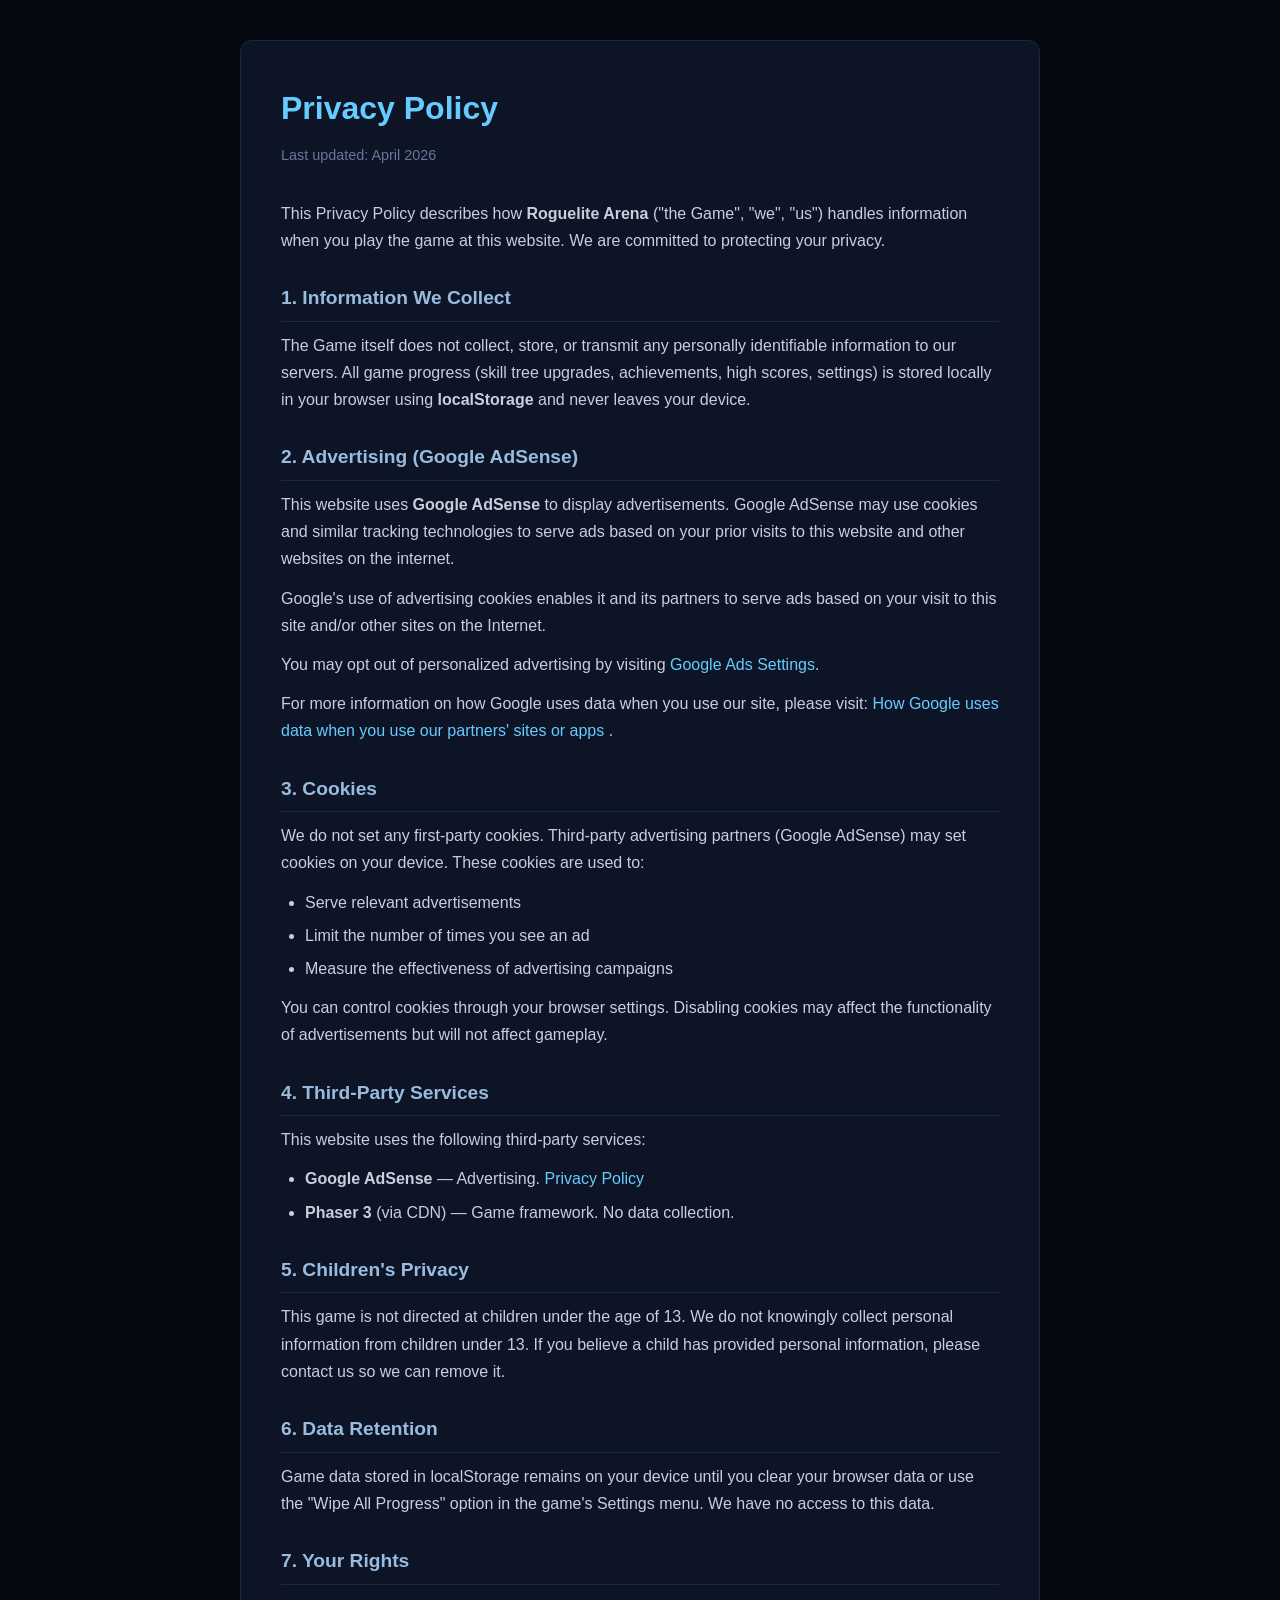
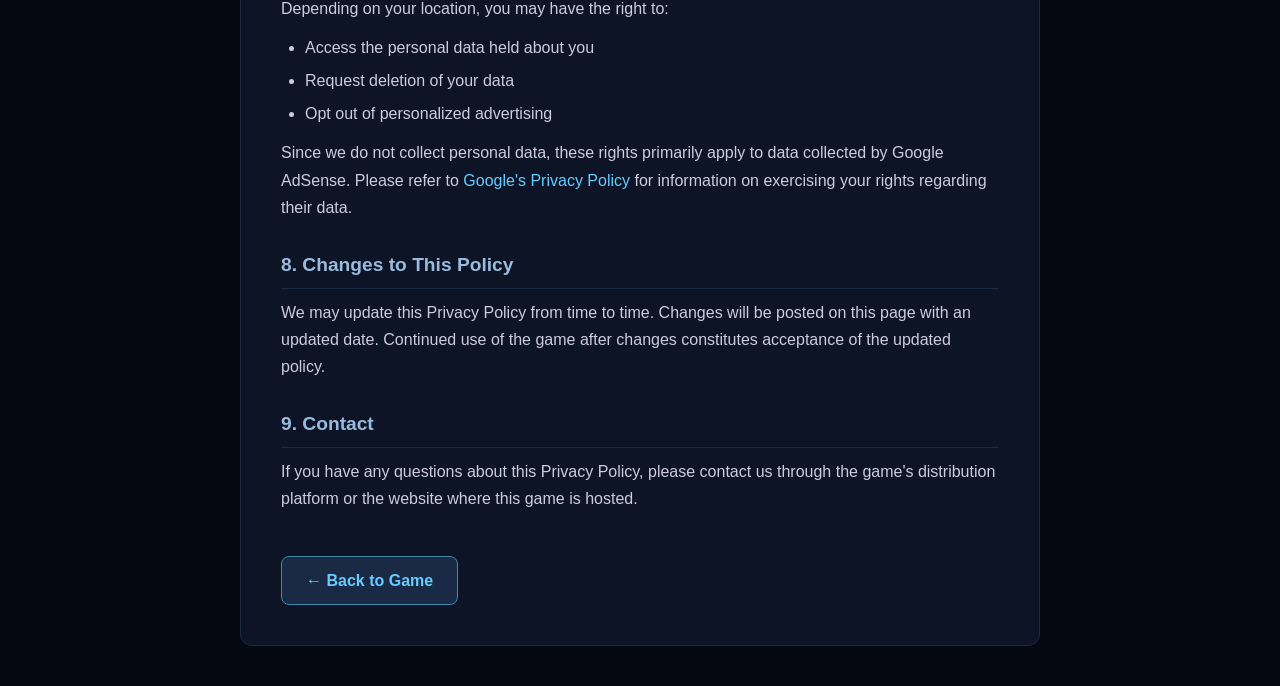
<file: privacy.html>
<!DOCTYPE html>
<html lang="en">
<head>
  <meta charset="UTF-8" />
  <meta name="viewport" content="width=device-width, initial-scale=1.0" />
  <title>Privacy Policy — Roguelite Arena</title>
  <style>
    * { margin: 0; padding: 0; box-sizing: border-box; }
    body {
      background: #050810;
      color: #ccccdd;
      font-family: 'Helvetica Neue', Helvetica, Arial, sans-serif;
      line-height: 1.7;
      padding: 40px 20px;
    }
    .container {
      max-width: 800px;
      margin: 0 auto;
      background: #0d1426;
      border: 1px solid #1a2a44;
      border-radius: 12px;
      padding: 40px;
    }
    h1 {
      color: #66ccff;
      font-size: 2rem;
      margin-bottom: 8px;
    }
    .updated {
      color: #667799;
      font-size: 0.9rem;
      margin-bottom: 32px;
    }
    h2 {
      color: #99bbdd;
      font-size: 1.2rem;
      margin: 28px 0 10px;
      border-bottom: 1px solid #1a2a44;
      padding-bottom: 6px;
    }
    p { margin-bottom: 12px; }
    a { color: #66ccff; text-decoration: none; }
    a:hover { text-decoration: underline; }
    ul { margin: 8px 0 12px 24px; }
    li { margin-bottom: 6px; }
    .back {
      display: inline-block;
      margin-top: 32px;
      padding: 10px 24px;
      background: #1a2a44;
      border: 1px solid #4488aa;
      border-radius: 8px;
      color: #66ccff;
      font-weight: bold;
      cursor: pointer;
    }
    .back:hover { background: #223344; }
  </style>
</head>
<body>
  <div class="container">
    <h1>Privacy Policy</h1>
    <p class="updated">Last updated: April 2026</p>

    <p>
      This Privacy Policy describes how <strong>Roguelite Arena</strong> ("the Game", "we", "us") handles
      information when you play the game at this website. We are committed to protecting your privacy.
    </p>

    <h2>1. Information We Collect</h2>
    <p>
      The Game itself does not collect, store, or transmit any personally identifiable information to our servers.
      All game progress (skill tree upgrades, achievements, high scores, settings) is stored locally in your
      browser using <strong>localStorage</strong> and never leaves your device.
    </p>

    <h2>2. Advertising (Google AdSense)</h2>
    <p>
      This website uses <strong>Google AdSense</strong> to display advertisements. Google AdSense may use
      cookies and similar tracking technologies to serve ads based on your prior visits to this website and
      other websites on the internet.
    </p>
    <p>Google's use of advertising cookies enables it and its partners to serve ads based on your visit to this site and/or other sites on the Internet.</p>
    <p>You may opt out of personalized advertising by visiting <a href="https://www.google.com/settings/ads" target="_blank" rel="noopener">Google Ads Settings</a>.</p>
    <p>
      For more information on how Google uses data when you use our site, please visit:
      <a href="https://policies.google.com/technologies/partner-sites" target="_blank" rel="noopener">
        How Google uses data when you use our partners' sites or apps
      </a>.
    </p>

    <h2>3. Cookies</h2>
    <p>
      We do not set any first-party cookies. Third-party advertising partners (Google AdSense) may set
      cookies on your device. These cookies are used to:
    </p>
    <ul>
      <li>Serve relevant advertisements</li>
      <li>Limit the number of times you see an ad</li>
      <li>Measure the effectiveness of advertising campaigns</li>
    </ul>
    <p>
      You can control cookies through your browser settings. Disabling cookies may affect the functionality
      of advertisements but will not affect gameplay.
    </p>

    <h2>4. Third-Party Services</h2>
    <p>This website uses the following third-party services:</p>
    <ul>
      <li><strong>Google AdSense</strong> — Advertising. <a href="https://policies.google.com/privacy" target="_blank" rel="noopener">Privacy Policy</a></li>
      <li><strong>Phaser 3</strong> (via CDN) — Game framework. No data collection.</li>
    </ul>

    <h2>5. Children's Privacy</h2>
    <p>
      This game is not directed at children under the age of 13. We do not knowingly collect personal
      information from children under 13. If you believe a child has provided personal information,
      please contact us so we can remove it.
    </p>

    <h2>6. Data Retention</h2>
    <p>
      Game data stored in localStorage remains on your device until you clear your browser data or use
      the "Wipe All Progress" option in the game's Settings menu. We have no access to this data.
    </p>

    <h2>7. Your Rights</h2>
    <p>Depending on your location, you may have the right to:</p>
    <ul>
      <li>Access the personal data held about you</li>
      <li>Request deletion of your data</li>
      <li>Opt out of personalized advertising</li>
    </ul>
    <p>
      Since we do not collect personal data, these rights primarily apply to data collected by Google AdSense.
      Please refer to <a href="https://policies.google.com/privacy" target="_blank" rel="noopener">Google's Privacy Policy</a>
      for information on exercising your rights regarding their data.
    </p>

    <h2>8. Changes to This Policy</h2>
    <p>
      We may update this Privacy Policy from time to time. Changes will be posted on this page with an
      updated date. Continued use of the game after changes constitutes acceptance of the updated policy.
    </p>

    <h2>9. Contact</h2>
    <p>
      If you have any questions about this Privacy Policy, please contact us through the game's
      distribution platform or the website where this game is hosted.
    </p>

    <a class="back" href="index.html">← Back to Game</a>
  </div>
</body>
</html>
</file>
